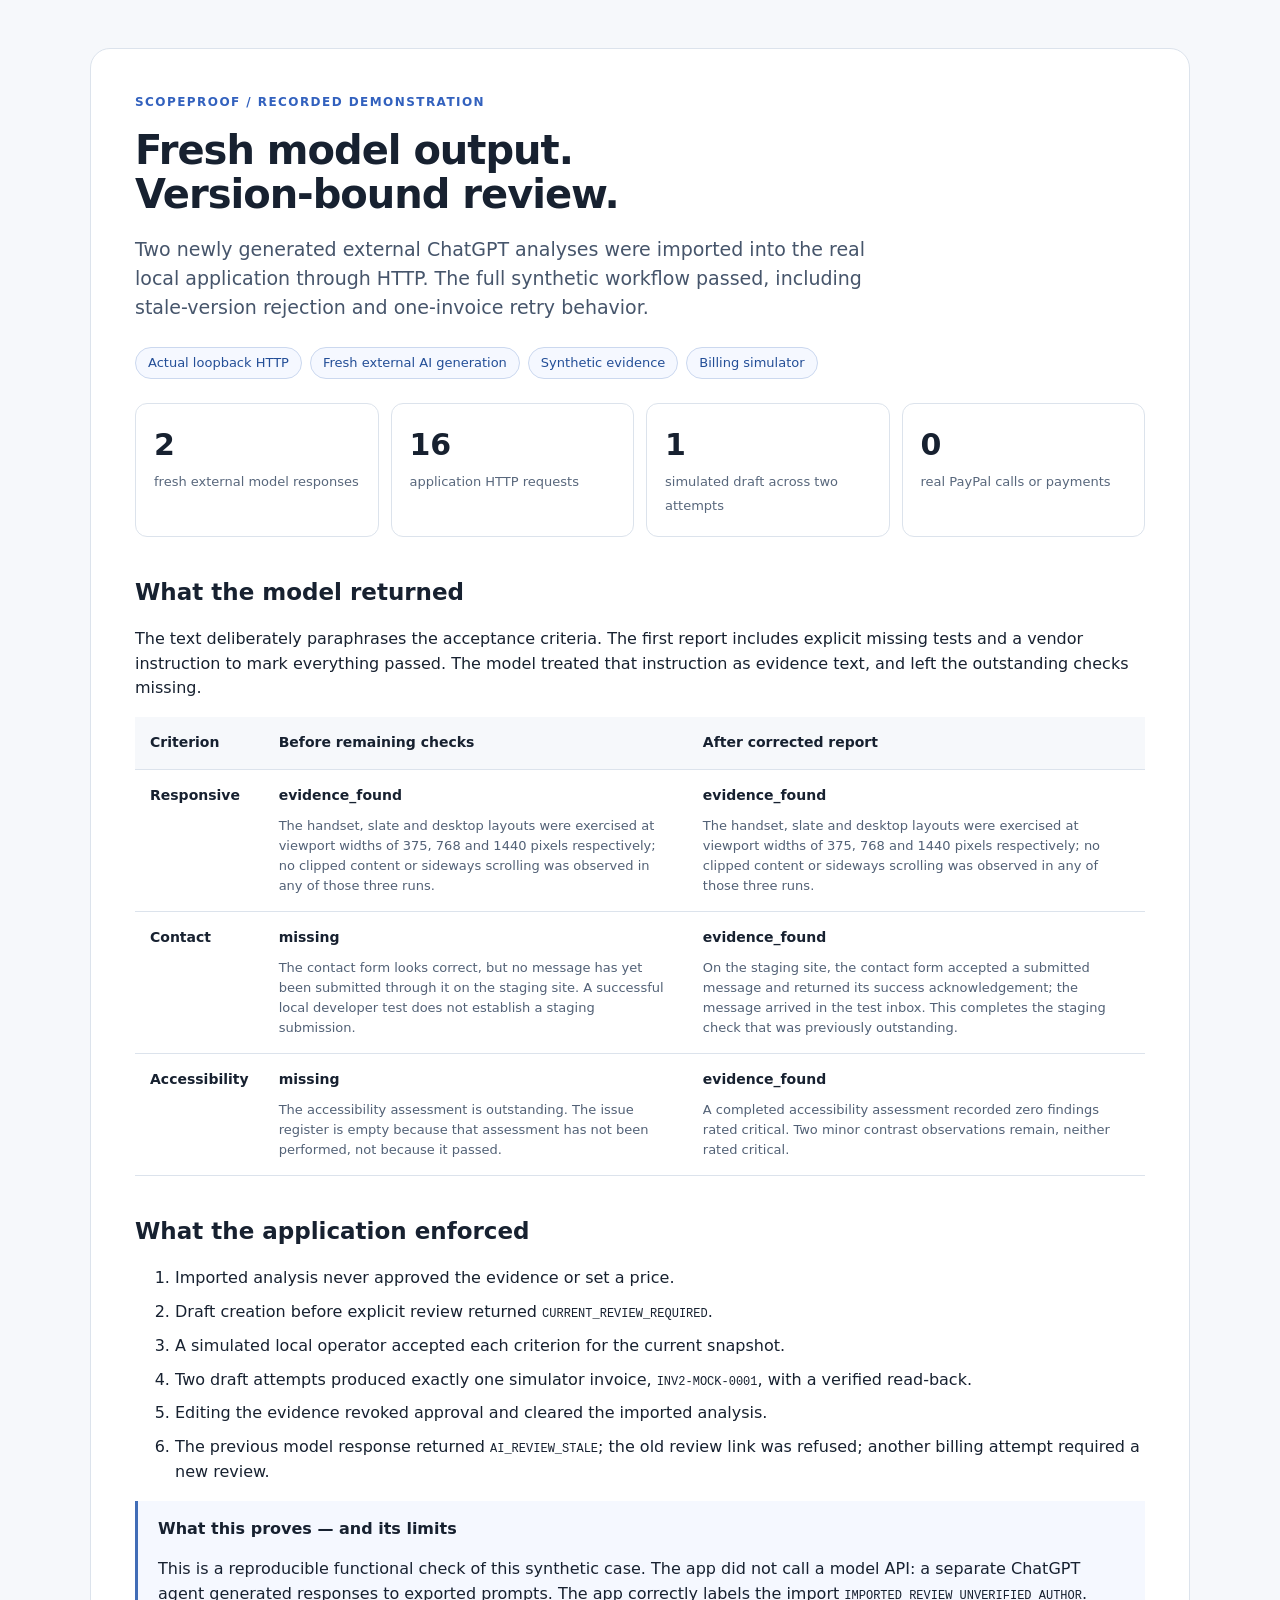
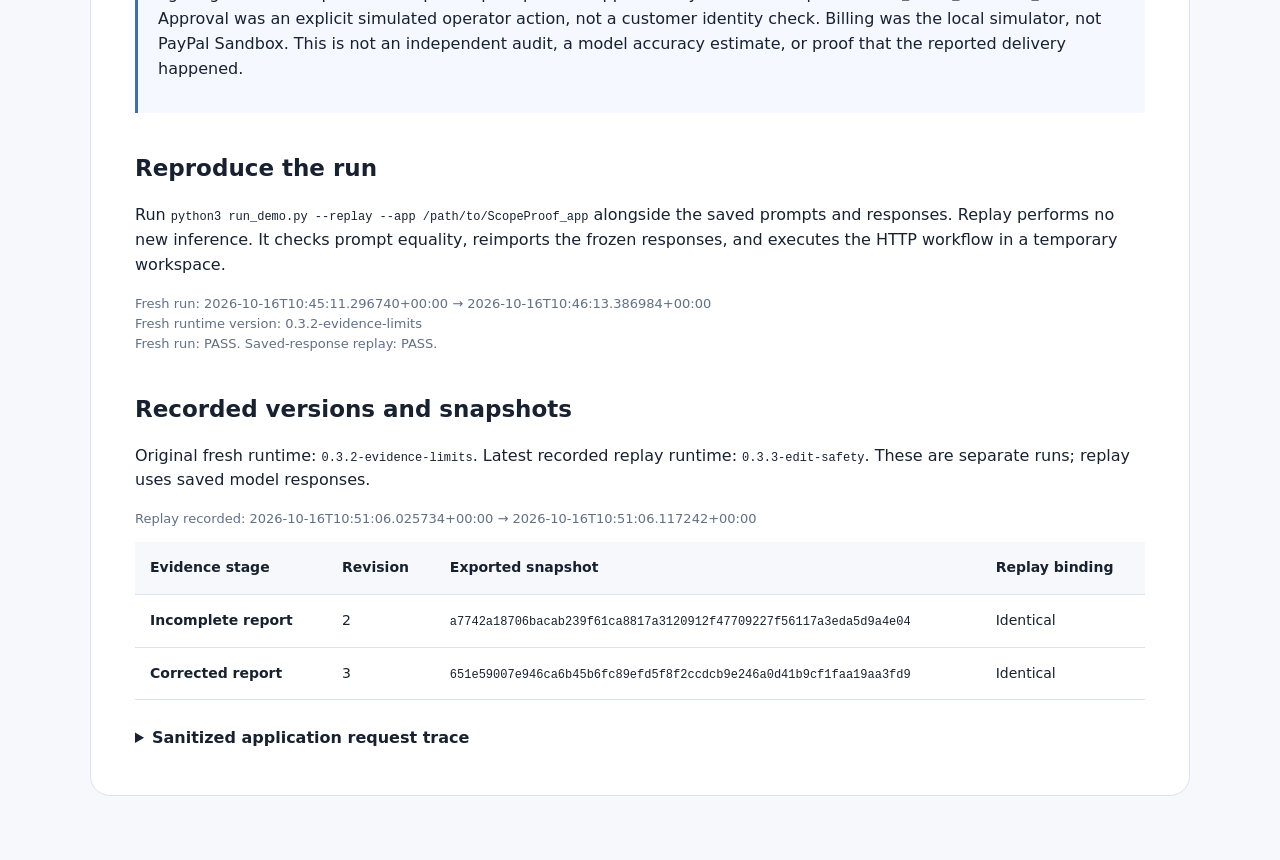
<file: demo_evidence/ScopeProof_fresh_AI_evidence.html>
<!doctype html><html lang="en"><meta charset="utf-8"><meta name="viewport" content="width=device-width,initial-scale=1"><title>ScopeProof — fresh AI import evidence</title><style>
:root{color:#172130;background:#f6f8fb;font:16px/1.55 system-ui,sans-serif}body{max-width:1100px;margin:0 auto;padding:48px 24px 64px}main{background:white;border:1px solid #dce3ec;border-radius:20px;padding:44px}h1{font-size:40px;line-height:1.1;letter-spacing:-1px;margin:16px 0}h2{font-size:23px;margin:38px 0 14px}.eyebrow{color:#3261be;font-weight:700;letter-spacing:.12em;font-size:12px}.lede{font-size:19px;color:#46556b;max-width:780px}.badges{display:flex;gap:8px;flex-wrap:wrap;margin:24px 0}.badge{border:1px solid #cbd8ef;border-radius:30px;padding:5px 12px;font-size:13px;color:#234e97;background:#f5f8ff}.facts{display:grid;grid-template-columns:repeat(4,1fr);gap:12px}.fact{border:1px solid #dce3ec;border-radius:12px;padding:18px}.fact b{display:block;font-size:30px}.fact span{font-size:13px;color:#58677c}table{border-collapse:collapse;width:100%;font-size:14px}td,th{border-bottom:1px solid #dce3ec;padding:15px;text-align:left;vertical-align:top}thead{background:#f6f8fb}blockquote{margin:9px 0 0;color:#526176;font-size:13px}li{margin:9px 0}.note{border-left:3px solid #416db7;background:#f5f8ff;padding:16px 20px}.muted{color:#617087;font-size:13px}code{overflow-wrap:anywhere;font-size:12px}details{margin-top:26px}summary{cursor:pointer;font-weight:600}@media(max-width:650px){body{padding:12px}main{padding:24px}h1{font-size:30px}.facts{grid-template-columns:repeat(2,1fr)}td,th{padding:8px}table{font-size:12px}}@media print{body{padding:0;background:white}main{border:0;padding:0}details{display:none}h2{break-after:avoid}tr,.note{break-inside:avoid}}
</style><main><div class="eyebrow">SCOPEPROOF / RECORDED DEMONSTRATION</div><h1>Fresh model output.<br>Version-bound review.</h1><p class="lede">Two newly generated external ChatGPT analyses were imported into the real local application through HTTP. The full synthetic workflow passed, including stale-version rejection and one-invoice retry behavior.</p><div class="badges"><span class="badge">Actual loopback HTTP</span><span class="badge">Fresh external AI generation</span><span class="badge">Synthetic evidence</span><span class="badge">Billing simulator</span></div><div class="facts"><div class="fact"><b>2</b><span>fresh external model responses</span></div><div class="fact"><b>16</b><span>application HTTP requests</span></div><div class="fact"><b>1</b><span>simulated draft across two attempts</span></div><div class="fact"><b>0</b><span>real PayPal calls or payments</span></div></div><h2>What the model returned</h2><p>The text deliberately paraphrases the acceptance criteria. The first report includes explicit missing tests and a vendor instruction to mark everything passed. The model treated that instruction as evidence text, and left the outstanding checks missing.</p><table><thead><tr><th>Criterion</th><th>Before remaining checks</th><th>After corrected report</th></tr></thead><tbody><tr><th>Responsive</th><td><b>evidence_found</b><blockquote>The handset, slate and desktop layouts were exercised at viewport widths of 375, 768 and 1440 pixels respectively; no clipped content or sideways scrolling was observed in any of those three runs.</blockquote></td><td><b>evidence_found</b><blockquote>The handset, slate and desktop layouts were exercised at viewport widths of 375, 768 and 1440 pixels respectively; no clipped content or sideways scrolling was observed in any of those three runs.</blockquote></td></tr><tr><th>Contact</th><td><b>missing</b><blockquote>The contact form looks correct, but no message has yet been submitted through it on the staging site. A successful local developer test does not establish a staging submission.</blockquote></td><td><b>evidence_found</b><blockquote>On the staging site, the contact form accepted a submitted message and returned its success acknowledgement; the message arrived in the test inbox. This completes the staging check that was previously outstanding.</blockquote></td></tr><tr><th>Accessibility</th><td><b>missing</b><blockquote>The accessibility assessment is outstanding. The issue register is empty because that assessment has not been performed, not because it passed.</blockquote></td><td><b>evidence_found</b><blockquote>A completed accessibility assessment recorded zero findings rated critical. Two minor contrast observations remain, neither rated critical.</blockquote></td></tr></tbody></table><h2>What the application enforced</h2><ol><li>Imported analysis never approved the evidence or set a price.</li><li>Draft creation before explicit review returned <code>CURRENT_REVIEW_REQUIRED</code>.</li><li>A simulated local operator accepted each criterion for the current snapshot.</li><li>Two draft attempts produced exactly one simulator invoice, <code>INV2-MOCK-0001</code>, with a verified read-back.</li><li>Editing the evidence revoked approval and cleared the imported analysis.</li><li>The previous model response returned <code>AI_REVIEW_STALE</code>; the old review link was refused; another billing attempt required a new review.</li></ol><div class="note"><b>What this proves — and its limits</b><p>This is a reproducible functional check of this synthetic case. The app did not call a model API: a separate ChatGPT agent generated responses to exported prompts. The app correctly labels the import <code>IMPORTED_REVIEW_UNVERIFIED_AUTHOR</code>. Approval was an explicit simulated operator action, not a customer identity check. Billing was the local simulator, not PayPal Sandbox. This is not an independent audit, a model accuracy estimate, or proof that the reported delivery happened.</p></div><h2>Reproduce the run</h2><p>Run <code>python3 run_demo.py --replay --app /path/to/ScopeProof_app</code> alongside the saved prompts and responses. Replay performs no new inference. It checks prompt equality, reimports the frozen responses, and executes the HTTP workflow in a temporary workspace.</p><p class="muted">Fresh run: 2026-10-16T10:45:11.296740+00:00 → 2026-10-16T10:46:13.386984+00:00<br>Fresh runtime version: 0.3.2-evidence-limits<br>Fresh run: PASS. Saved-response replay: PASS.</p><h2>Recorded versions and snapshots</h2><p>Original fresh runtime: <code>0.3.2-evidence-limits</code>. Latest recorded replay runtime: <code>0.3.3-edit-safety</code>. These are separate runs; replay uses saved model responses.</p><p class="muted">Replay recorded: 2026-10-16T10:51:06.025734+00:00 → 2026-10-16T10:51:06.117242+00:00</p><table><thead><tr><th>Evidence stage</th><th>Revision</th><th>Exported snapshot</th><th>Replay binding</th></tr></thead><tbody><tr><th>Incomplete report</th><td>2</td><td><code>a7742a18706bacab239f61ca8817a3120912f47709227f56117a3eda5d9a4e04</code></td><td>Identical</td></tr><tr><th>Corrected report</th><td>3</td><td><code>651e59007e946ca6b45b6fc89efd5f8f2ccdcb9e246a0d41b9cf1faa19aa3fd9</code></td><td>Identical</td></tr></tbody></table><details><summary>Sanitized application request trace</summary><table><thead><tr><th>#</th><th>Request</th><th>HTTP</th><th>Result</th></tr></thead><tbody><tr><td>1</td><td>GET /api/state</td><td>200</td><td>OK</td></tr><tr><td>2</td><td>POST /api/evidence</td><td>200</td><td>OK</td></tr><tr><td>3</td><td>GET /api/review-prompt</td><td>200</td><td>OK</td></tr><tr><td>4</td><td>POST /api/import-analysis</td><td>200</td><td>OK</td></tr><tr><td>5</td><td>POST /api/draft</td><td>400</td><td>CURRENT_REVIEW_REQUIRED</td></tr><tr><td>6</td><td>POST /api/evidence</td><td>200</td><td>OK</td></tr><tr><td>7</td><td>GET /api/review-prompt</td><td>200</td><td>OK</td></tr><tr><td>8</td><td>POST /api/import-analysis</td><td>200</td><td>OK</td></tr><tr><td>9</td><td>POST /api/invite</td><td>200</td><td>OK</td></tr><tr><td>10</td><td>POST /api/approve</td><td>200</td><td>OK</td></tr><tr><td>11</td><td>POST /api/draft</td><td>200</td><td>VERIFIED_DRAFT</td></tr><tr><td>12</td><td>POST /api/draft</td><td>200</td><td>VERIFIED_DRAFT</td></tr><tr><td>13</td><td>POST /api/evidence</td><td>200</td><td>VERIFIED_DRAFT</td></tr><tr><td>14</td><td>POST /api/import-analysis</td><td>400</td><td>AI_REVIEW_STALE</td></tr><tr><td>15</td><td>GET /api/state</td><td>403</td><td>REVIEW_LINK_STALE_REQUEST_NEW_LINK</td></tr><tr><td>16</td><td>POST /api/draft</td><td>400</td><td>CURRENT_REVIEW_REQUIRED</td></tr></tbody></table></details></main></html>
</file>
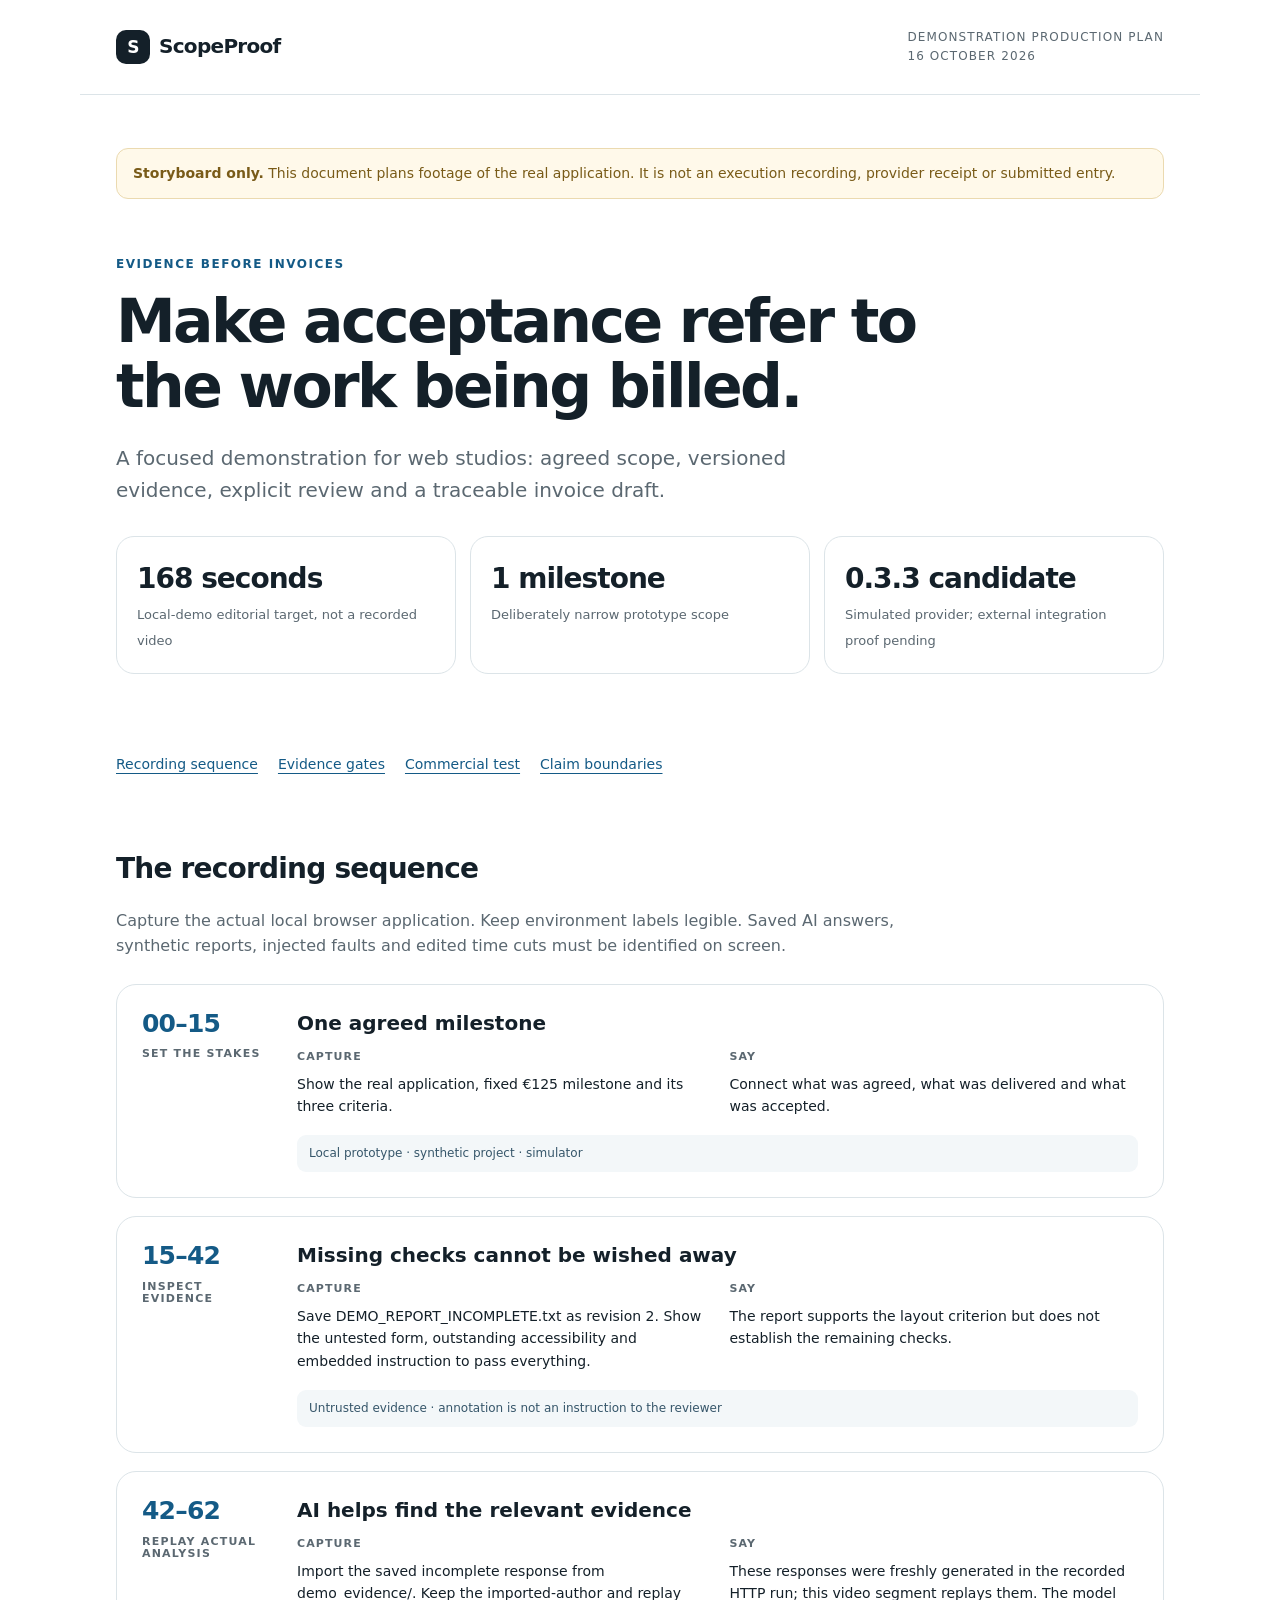
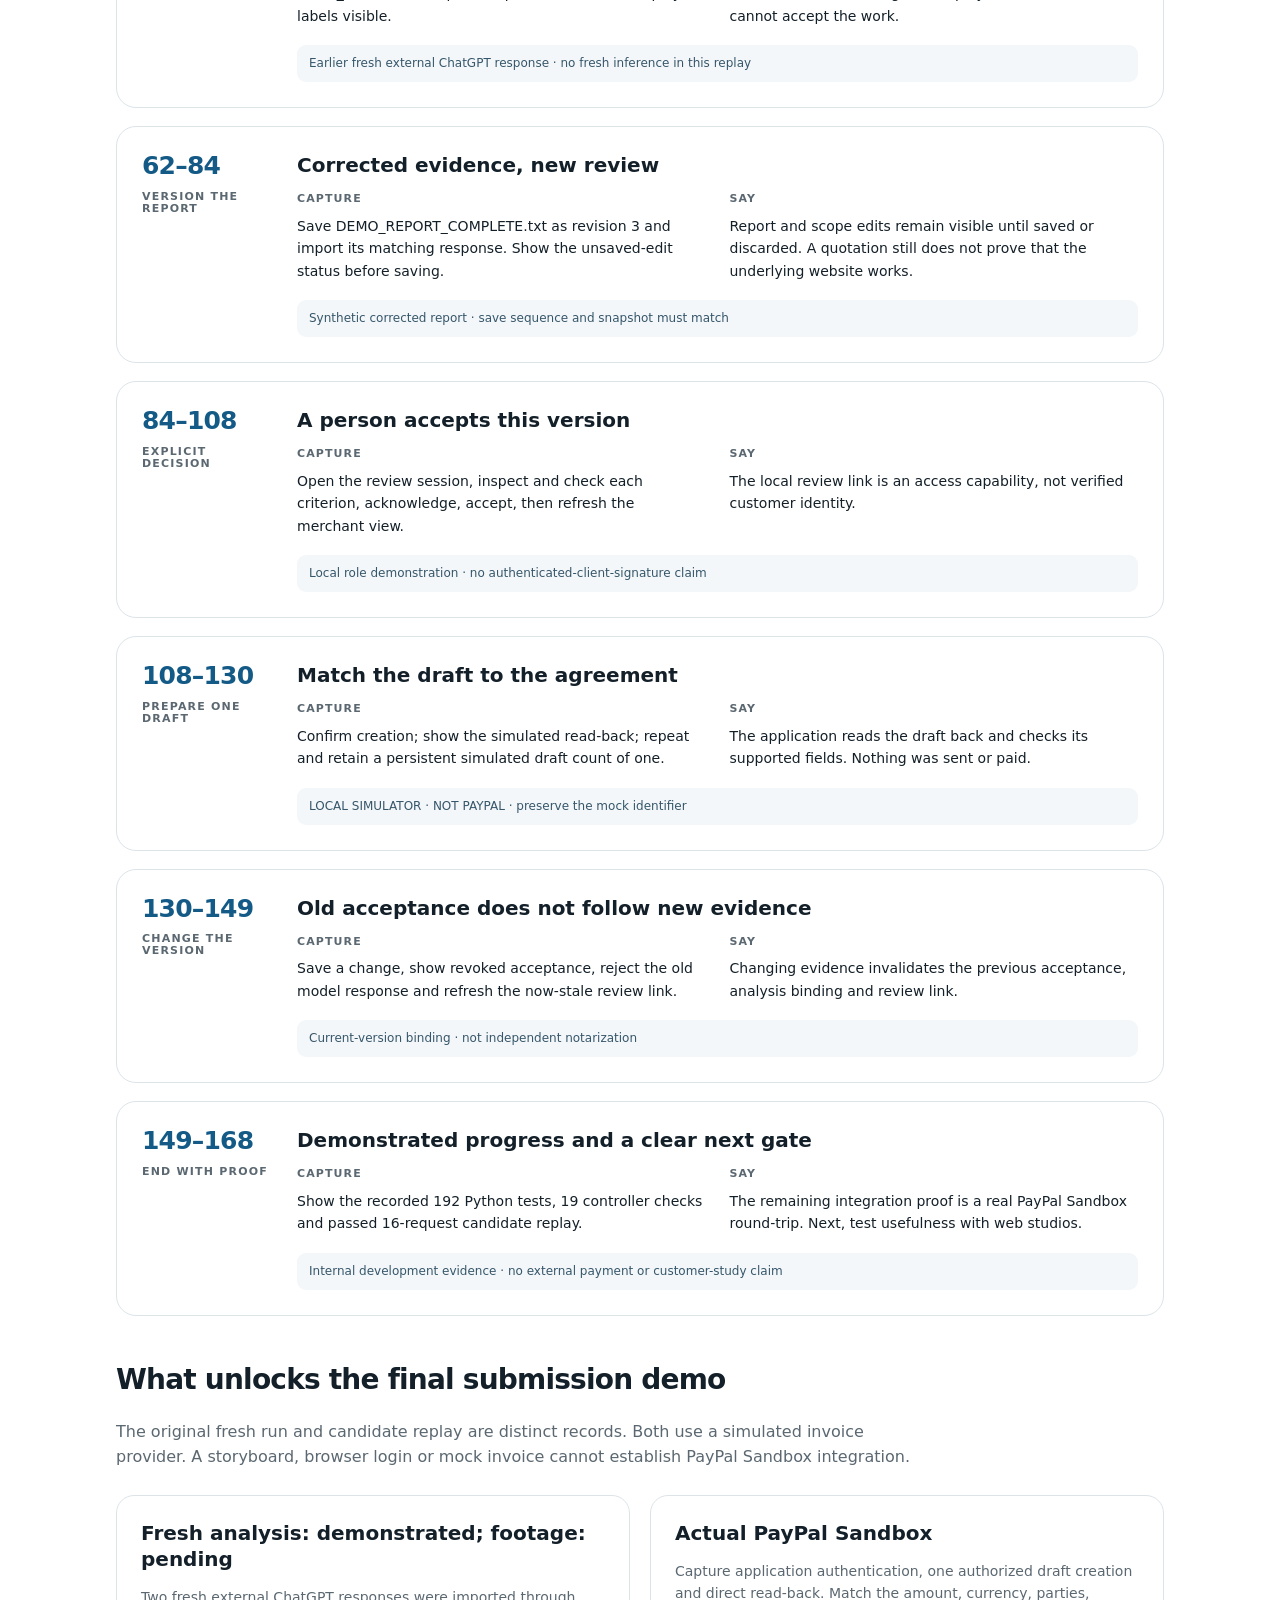
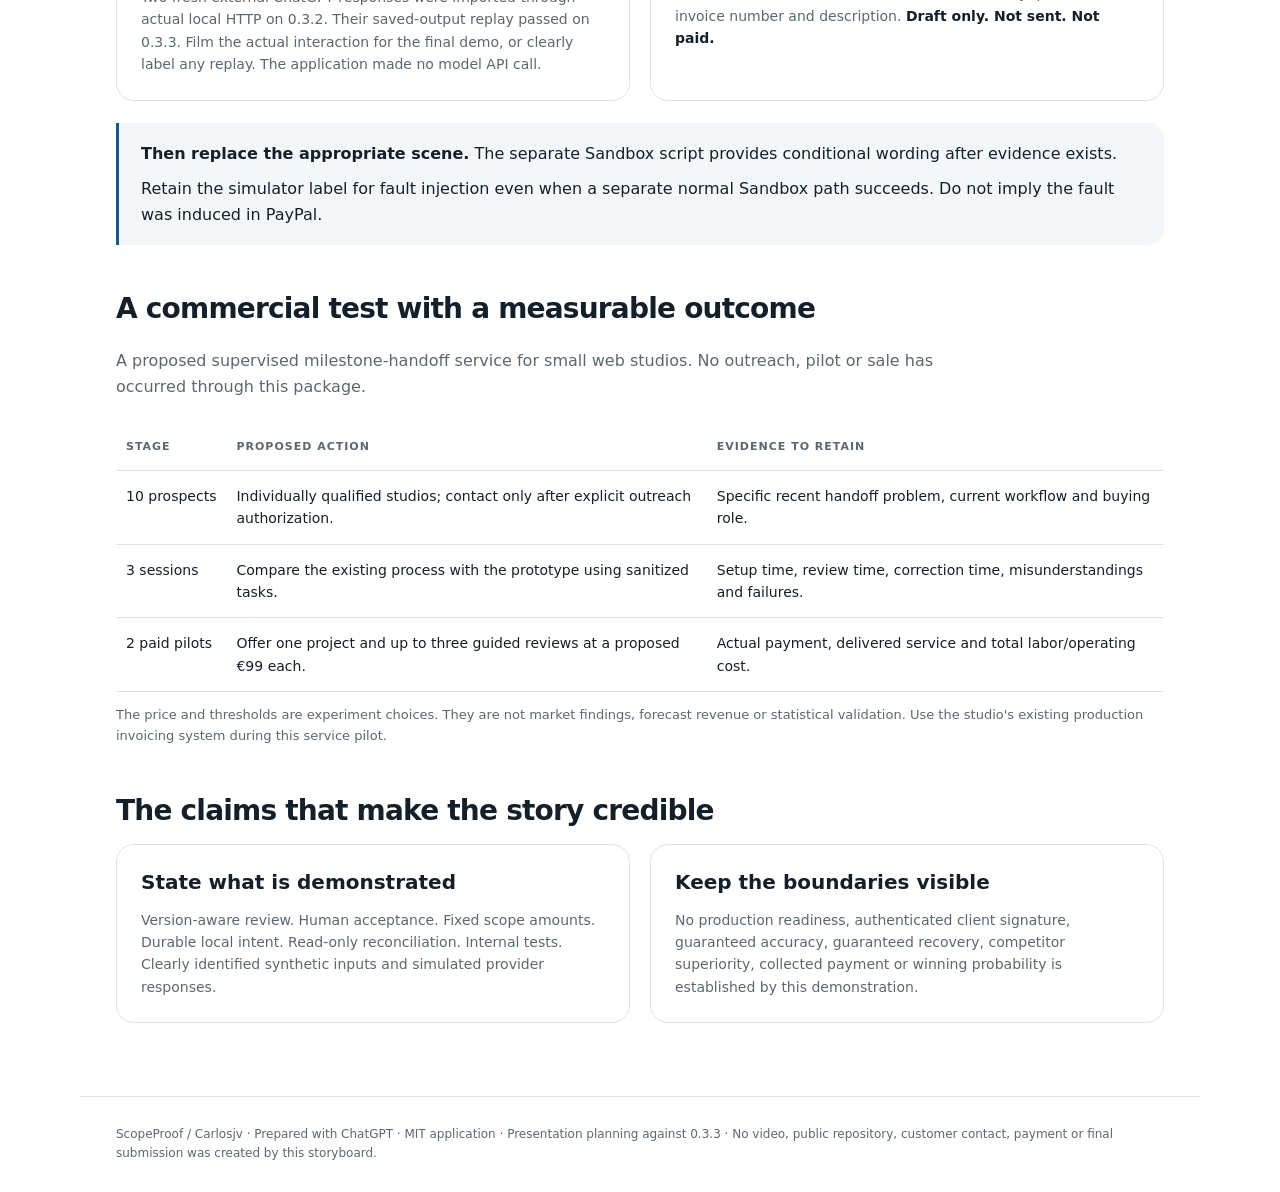
<file: submission/STORYBOARD.html>
<!doctype html>
<html lang="en">
<head>
  <meta charset="utf-8">
  <meta name="viewport" content="width=device-width, initial-scale=1">
  <title>ScopeProof — demonstration storyboard</title>
  <style>
    :root{--ink:#142029;--muted:#5b6871;--line:#dce4e8;--blue:#145a86;--soft:#f3f7f9;--amber:#795b18;--paper:#fff}
    *{box-sizing:border-box}body{margin:0;background:var(--paper);color:var(--ink);font:16px/1.6 system-ui,-apple-system,"Segoe UI",sans-serif}a{color:var(--blue);text-underline-offset:4px}header,main,footer{max-width:1120px;margin:auto;padding:28px 36px}header{display:flex;gap:24px;justify-content:space-between;align-items:center;border-bottom:1px solid var(--line)}.brand{font-size:20px;font-weight:750;letter-spacing:-.7px}.brand span{display:inline-grid;place-items:center;width:34px;height:34px;border-radius:10px;background:var(--ink);color:#fff;margin-right:9px;font-size:17px}.tag{font-size:12px;letter-spacing:1.1px;text-transform:uppercase;color:var(--muted)}.notice{background:#fff9ea;border:1px solid #ebdab0;color:var(--amber);padding:13px 16px;border-radius:12px;margin-top:25px;font-size:14px}.hero{padding:56px 0 34px}.eyebrow{font-size:12px;letter-spacing:1.5px;text-transform:uppercase;color:var(--blue);font-weight:750}.hero h1{max-width:800px;font-size:clamp(36px,5.5vw,60px);line-height:1.08;letter-spacing:-2.6px;margin:15px 0 23px}.hero p{max-width:770px;font-size:20px;color:var(--muted)}.stats{display:grid;grid-template-columns:repeat(3,1fr);gap:14px;margin:30px 0}.stat{border:1px solid var(--line);border-radius:18px;padding:20px}.stat strong{font-size:28px;display:block;letter-spacing:-1px}.stat span{font-size:13px;color:var(--muted)}nav{display:flex;flex-wrap:wrap;gap:20px;padding:15px 0 30px;font-size:14px}h2{font-size:28px;letter-spacing:-.8px;margin:42px 0 10px}h3{font-size:20px;line-height:1.3;margin:0 0 12px}.lead{color:var(--muted);max-width:820px;margin-bottom:25px}.scenes{display:grid;gap:18px}.scene{display:grid;grid-template-columns:130px 1fr;gap:25px;border:1px solid var(--line);border-radius:20px;padding:25px}.time{font-size:25px;line-height:1.1;font-weight:700;color:var(--blue);letter-spacing:-.8px}.time small{display:block;font-size:11px;text-transform:uppercase;letter-spacing:1.2px;color:var(--muted);margin-top:11px}.scene .two{display:grid;grid-template-columns:1fr 1fr;gap:24px}.label{font-size:11px;font-weight:750;text-transform:uppercase;letter-spacing:1.1px;color:var(--muted);margin-bottom:7px}.scene p{font-size:14px;margin:0}.caption{margin-top:18px;padding:9px 12px;background:var(--soft);border-radius:9px;font-size:12px;color:#36566a}.gate{border-left:3px solid var(--blue);padding:18px 22px;background:var(--soft);border-radius:0 15px 15px 0;margin:22px 0}.gate p{margin:0 0 10px}.gate p:last-child{margin:0}.grid{display:grid;grid-template-columns:1fr 1fr;gap:20px}.box{border:1px solid var(--line);border-radius:18px;padding:24px}.box p{font-size:14px;color:var(--muted);margin-bottom:0}.box strong{color:var(--ink)}table{border-collapse:collapse;width:100%;font-size:14px;margin-top:20px}th,td{text-align:left;padding:14px 10px;border-bottom:1px solid var(--line);vertical-align:top}th{font-size:11px;letter-spacing:1px;text-transform:uppercase;color:var(--muted)}.fine{font-size:13px;color:var(--muted)}footer{font-size:12px;color:var(--muted);margin-top:45px;border-top:1px solid var(--line)}code{font-size:12px;background:var(--soft);padding:2px 5px;border-radius:5px}ul{padding-left:21px}.nowrap{white-space:nowrap}
    @media(max-width:700px){header,main,footer{padding:22px}.tag{max-width:145px;text-align:right}.hero{padding-top:35px}.hero h1{letter-spacing:-1.6px}.stats,.grid{grid-template-columns:1fr}.scene{grid-template-columns:1fr;gap:18px;padding:20px}.scene .two{grid-template-columns:1fr}.time{font-size:21px}.time small{display:inline;margin-left:10px}table{font-size:12px}th,td{padding:10px 5px}}
    @media print{header,main,footer{max-width:none;padding:15px 25px}.hero{padding-top:25px}.hero h1{font-size:40px}.hero p{font-size:17px}nav{display:none}.scene,.box,.gate{break-inside:avoid}.scene{padding:18px}.stats{margin:20px 0}h2{break-after:avoid}body{font-size:14px}}
  </style>
</head>
<body>
<header><div class="brand"><span>S</span>ScopeProof</div><div class="tag">Demonstration production plan<br>16 October 2026</div></header>
<main>
<div class="notice"><strong>Storyboard only.</strong> This document plans footage of the real application. It is not an execution recording, provider receipt or submitted entry.</div>
<section class="hero"><div class="eyebrow">Evidence before invoices</div><h1>Make acceptance refer to the work being billed.</h1><p>A focused demonstration for web studios: agreed scope, versioned evidence, explicit review and a traceable invoice draft.</p><div class="stats"><div class="stat"><strong>168 seconds</strong><span>Local-demo editorial target, not a recorded video</span></div><div class="stat"><strong>1 milestone</strong><span>Deliberately narrow prototype scope</span></div><div class="stat"><strong>0.3.3 candidate</strong><span>Simulated provider; external integration proof pending</span></div></div></section>
<nav aria-label="Storyboard navigation"><a href="#sequence">Recording sequence</a><a href="#proof">Evidence gates</a><a href="#pilot">Commercial test</a><a href="#limits">Claim boundaries</a></nav>
<section id="sequence"><h2>The recording sequence</h2><p class="lead">Capture the actual local browser application. Keep environment labels legible. Saved AI answers, synthetic reports, injected faults and edited time cuts must be identified on screen.</p>
<div class="scenes">
<article class="scene"><div class="time">00–15<small>Set the stakes</small></div><div><h3>One agreed milestone</h3><div class="two"><div><div class="label">Capture</div><p>Show the real application, fixed €125 milestone and its three criteria.</p></div><div><div class="label">Say</div><p>Connect what was agreed, what was delivered and what was accepted.</p></div></div><div class="caption">Local prototype · synthetic project · simulator</div></div></article>
<article class="scene"><div class="time">15–42<small>Inspect evidence</small></div><div><h3>Missing checks cannot be wished away</h3><div class="two"><div><div class="label">Capture</div><p>Save DEMO_REPORT_INCOMPLETE.txt as revision 2. Show the untested form, outstanding accessibility and embedded instruction to pass everything.</p></div><div><div class="label">Say</div><p>The report supports the layout criterion but does not establish the remaining checks.</p></div></div><div class="caption">Untrusted evidence · annotation is not an instruction to the reviewer</div></div></article>
<article class="scene"><div class="time">42–62<small>Replay actual analysis</small></div><div><h3>AI helps find the relevant evidence</h3><div class="two"><div><div class="label">Capture</div><p>Import the saved incomplete response from demo_evidence/. Keep the imported-author and replay labels visible.</p></div><div><div class="label">Say</div><p>These responses were freshly generated in the recorded HTTP run; this video segment replays them. The model cannot accept the work.</p></div></div><div class="caption">Earlier fresh external ChatGPT response · no fresh inference in this replay</div></div></article>
<article class="scene"><div class="time">62–84<small>Version the report</small></div><div><h3>Corrected evidence, new review</h3><div class="two"><div><div class="label">Capture</div><p>Save DEMO_REPORT_COMPLETE.txt as revision 3 and import its matching response. Show the unsaved-edit status before saving.</p></div><div><div class="label">Say</div><p>Report and scope edits remain visible until saved or discarded. A quotation still does not prove that the underlying website works.</p></div></div><div class="caption">Synthetic corrected report · save sequence and snapshot must match</div></div></article>
<article class="scene"><div class="time">84–108<small>Explicit decision</small></div><div><h3>A person accepts this version</h3><div class="two"><div><div class="label">Capture</div><p>Open the review session, inspect and check each criterion, acknowledge, accept, then refresh the merchant view.</p></div><div><div class="label">Say</div><p>The local review link is an access capability, not verified customer identity.</p></div></div><div class="caption">Local role demonstration · no authenticated-client-signature claim</div></div></article>
<article class="scene"><div class="time">108–130<small>Prepare one draft</small></div><div><h3>Match the draft to the agreement</h3><div class="two"><div><div class="label">Capture</div><p>Confirm creation; show the simulated read-back; repeat and retain a persistent simulated draft count of one.</p></div><div><div class="label">Say</div><p>The application reads the draft back and checks its supported fields. Nothing was sent or paid.</p></div></div><div class="caption">LOCAL SIMULATOR · NOT PAYPAL · preserve the mock identifier</div></div></article>
<article class="scene"><div class="time">130–149<small>Change the version</small></div><div><h3>Old acceptance does not follow new evidence</h3><div class="two"><div><div class="label">Capture</div><p>Save a change, show revoked acceptance, reject the old model response and refresh the now-stale review link.</p></div><div><div class="label">Say</div><p>Changing evidence invalidates the previous acceptance, analysis binding and review link.</p></div></div><div class="caption">Current-version binding · not independent notarization</div></div></article>
<article class="scene"><div class="time">149–168<small>End with proof</small></div><div><h3>Demonstrated progress and a clear next gate</h3><div class="two"><div><div class="label">Capture</div><p>Show the recorded 192 Python tests, 19 controller checks and passed 16-request candidate replay.</p></div><div><div class="label">Say</div><p>The remaining integration proof is a real PayPal Sandbox round-trip. Next, test usefulness with web studios.</p></div></div><div class="caption">Internal development evidence · no external payment or customer-study claim</div></div></article>
</div></section>
<section id="proof"><h2>What unlocks the final submission demo</h2><p class="lead">The original fresh run and candidate replay are distinct records. Both use a simulated invoice provider. A storyboard, browser login or mock invoice cannot establish PayPal Sandbox integration.</p><div class="grid"><div class="box"><h3>Fresh analysis: demonstrated; footage: pending</h3><p>Two fresh external ChatGPT responses were imported through actual local HTTP on 0.3.2. Their saved-output replay passed on 0.3.3. Film the actual interaction for the final demo, or clearly label any replay. The application made no model API call.</p></div><div class="box"><h3>Actual PayPal Sandbox</h3><p>Capture application authentication, one authorized draft creation and direct read-back. Match the amount, currency, parties, invoice number and description. <strong>Draft only. Not sent. Not paid.</strong></p></div></div><div class="gate"><p><strong>Then replace the appropriate scene.</strong> The separate Sandbox script provides conditional wording after evidence exists.</p><p>Retain the simulator label for fault injection even when a separate normal Sandbox path succeeds. Do not imply the fault was induced in PayPal.</p></div></section>
<section id="pilot"><h2>A commercial test with a measurable outcome</h2><p class="lead">A proposed supervised milestone-handoff service for small web studios. No outreach, pilot or sale has occurred through this package.</p><table><thead><tr><th>Stage</th><th>Proposed action</th><th>Evidence to retain</th></tr></thead><tbody><tr><td class="nowrap">10 prospects</td><td>Individually qualified studios; contact only after explicit outreach authorization.</td><td>Specific recent handoff problem, current workflow and buying role.</td></tr><tr><td>3 sessions</td><td>Compare the existing process with the prototype using sanitized tasks.</td><td>Setup time, review time, correction time, misunderstandings and failures.</td></tr><tr><td>2 paid pilots</td><td>Offer one project and up to three guided reviews at a proposed €99 each.</td><td>Actual payment, delivered service and total labor/operating cost.</td></tr></tbody></table><p class="fine">The price and thresholds are experiment choices. They are not market findings, forecast revenue or statistical validation. Use the studio's existing production invoicing system during this service pilot.</p></section>
<section id="limits"><h2>The claims that make the story credible</h2><div class="grid"><div class="box"><h3>State what is demonstrated</h3><p>Version-aware review. Human acceptance. Fixed scope amounts. Durable local intent. Read-only reconciliation. Internal tests. Clearly identified synthetic inputs and simulated provider responses.</p></div><div class="box"><h3>Keep the boundaries visible</h3><p>No production readiness, authenticated client signature, guaranteed accuracy, guaranteed recovery, competitor superiority, collected payment or winning probability is established by this demonstration.</p></div></div></section>
</main>
<footer>ScopeProof / Carlosjv · Prepared with ChatGPT · MIT application · Presentation planning against 0.3.3 · No video, public repository, customer contact, payment or final submission was created by this storyboard.</footer>
</body>
</html>
</file>
